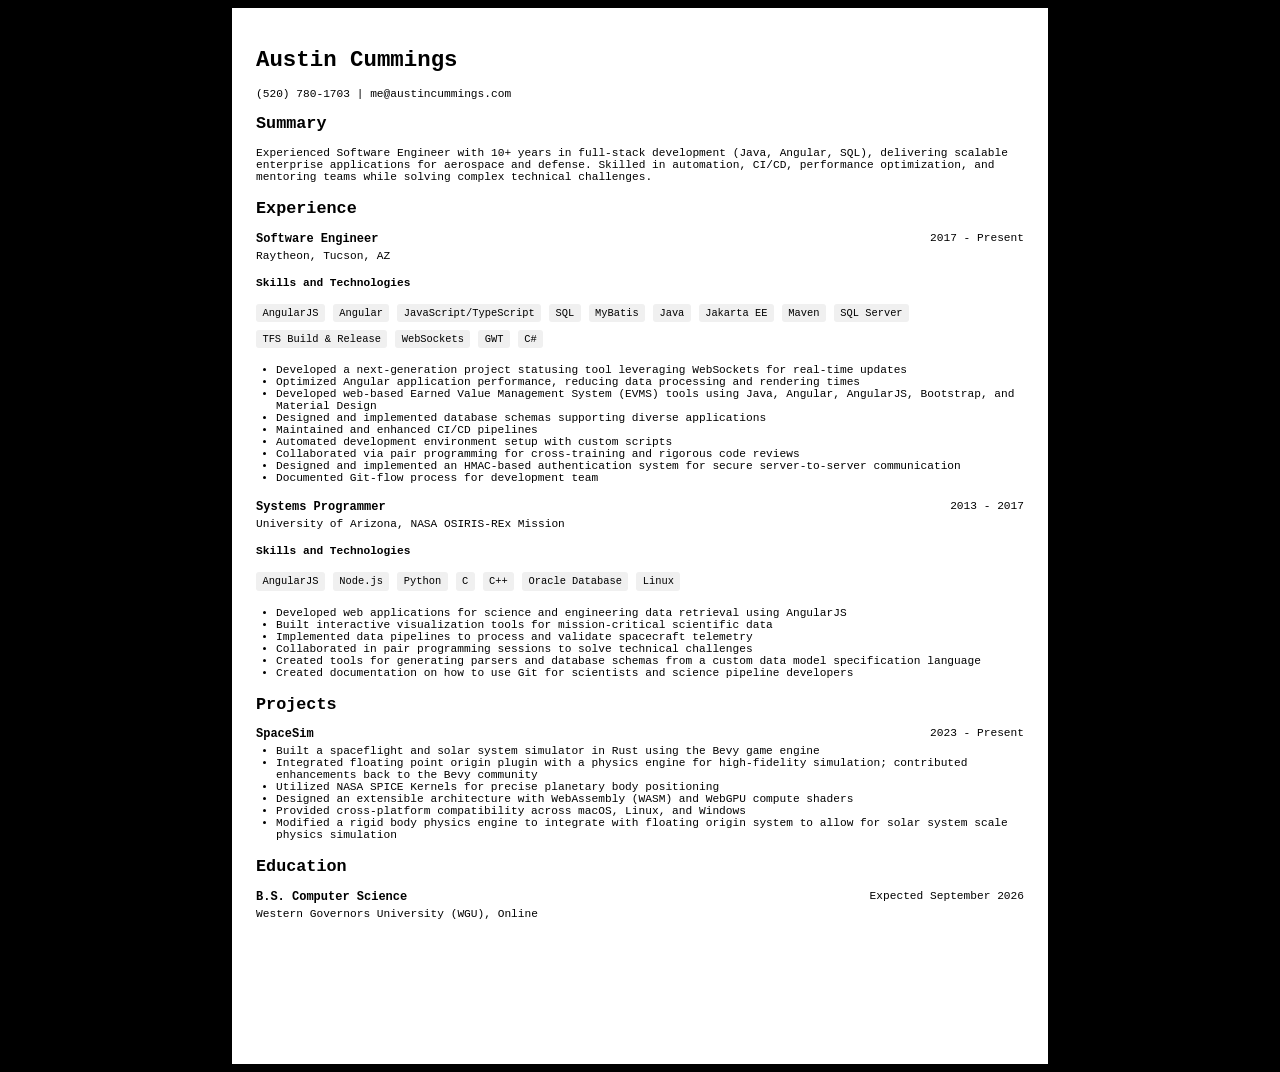
<file: resume.html>
<!doctype html>
<html>
    <head>
        <title>Austin Cummings - Resume</title>

        <style>
            * {
                font-family: "Berkeley Mono", monospace;
            }

            @media screen {
                :root {
                    background-color: black;
                }
            }

            body {
                width: 8.5in;
                height: 11in;
                box-sizing: border-box;
                margin-left: auto;
                margin-right: auto;
                padding: 0.25in;
                background-color: white;
                font-size: 0.7rem;
            }

            @media print {
                :root,
                html {
                    background-color: white !important;
                }

                body {
                    width: 8.5in;
                    height: 11in;
                    box-sizing: border-box;
                    margin-left: auto;
                    margin-right: auto;
                    padding: 0.25in;
                    font-size: 0.7rem;
                }

                .skills-list li {
                    -webkit-print-color-adjust: exact !important;
                    color-adjust: exact !important;
                    print-color-adjust: exact !important;
                    background-color: #f0f0f0 !important;
                }
            }

            a {
                color: black;
                text-decoration: none;
            }

            section {
                margin-bottom: 1rem;
            }

            .job,
            .project,
            .education {
                margin-bottom: 1rem;
            }

            .job-header,
            .project-header,
            .education-header {
                display: flex;
                justify-content: space-between;
                margin-bottom: 0.25rem;
            }

            .job-title,
            .project-title,
            .degree {
                font-weight: bold;
                font-size: 0.75rem;
            }

            ul {
                margin-top: 0.25rem;
                padding-left: 1.25rem;
            }

            li {
                margin-bottom: 0;
            }

            .skills-list,
            .small-skills-list {
                display: flex;
                flex-wrap: wrap;
                gap: 0.5rem;
                list-style-type: none;
                padding-left: 0;
            }

            .small-skills-list {
                font-size: 0.65rem;
            }

            .skills-list li,
            .small-skills-list li {
                background-color: #f0f0f0;
                padding: 0.2rem 0.4rem;
                border-radius: 3px;
            }
        </style>
    </head>
    <body>
        <header>
            <h1>Austin Cummings</h1>
            <p>
                <a href="tel:+15207801703">(520) 780-1703</a> |
                <a href="mailto:me@austincummings.com">me@austincummings.com</a>
            </p>
        </header>
        <main>
            <section>
                <h2>Summary</h2>
                <p>
                    Experienced Software Engineer with 10+ years in full-stack
                    development (Java, Angular, SQL), delivering scalable
                    enterprise applications for aerospace and defense. Skilled
                    in automation, CI/CD, performance optimization, and
                    mentoring teams while solving complex technical challenges.
                </p>
            </section>

            <section>
                <h2>Experience</h2>
                <div class="job">
                    <div class="job-header">
                        <span class="job-title">Software Engineer</span>
                        <span class="job-date">2017 - Present</span>
                    </div>
                    <div class="company-name">Raytheon, Tucson, AZ</div>
                    <section>
                        <h4>Skills and Technologies</h4>
                        <ul class="small-skills-list">
                            <li>AngularJS</li>
                            <li>Angular</li>
                            <li>JavaScript/TypeScript</li>
                            <li>SQL</li>
                            <li>MyBatis</li>
                            <li>Java</li>
                            <li>Jakarta EE</li>
                            <li>Maven</li>
                            <li>SQL Server</li>
                            <li>TFS Build & Release</li>
                            <li>WebSockets</li>
                            <li>GWT</li>
                            <li>C#</li>
                        </ul>
                    </section>
                    <ul>
                        <li>
                            Developed a next-generation project statusing tool
                            leveraging WebSockets for real-time updates
                        </li>
                        <li>
                            Optimized Angular application performance, reducing
                            data processing and rendering times
                        </li>
                        <li>
                            Developed web-based Earned Value Management System
                            (EVMS) tools using Java, Angular, AngularJS,
                            Bootstrap, and Material Design
                        </li>
                        <li>
                            Designed and implemented database schemas supporting
                            diverse applications
                        </li>
                        <li>Maintained and enhanced CI/CD pipelines</li>
                        <li>
                            Automated development environment setup with custom
                            scripts
                        </li>
                        <li>
                            Collaborated via pair programming for cross-training
                            and rigorous code reviews
                        </li>
                        <li>
                            Designed and implemented an HMAC-based
                            authentication system for secure server-to-server
                            communication
                        </li>
                        <li>
                            Documented Git-flow process for development team
                        </li>
                    </ul>
                </div>

                <div class="job">
                    <div class="job-header">
                        <span class="job-title">Systems Programmer</span>
                        <span class="job-date">2013 - 2017</span>
                    </div>
                    <div class="company-name">
                        University of Arizona, NASA OSIRIS-REx Mission
                    </div>
                    <section>
                        <h4>Skills and Technologies</h4>
                        <ul class="small-skills-list">
                            <li>AngularJS</li>
                            <li>Node.js</li>
                            <li>Python</li>
                            <li>C</li>
                            <li>C++</li>
                            <li>Oracle Database</li>
                            <li>Linux</li>
                        </ul>
                    </section>
                    <ul>
                        <li>
                            Developed web applications for science and
                            engineering data retrieval using AngularJS
                        </li>
                        <li>
                            Built interactive visualization tools for
                            mission-critical scientific data
                        </li>
                        <li>
                            Implemented data pipelines to process and validate
                            spacecraft telemetry
                        </li>
                        <li>
                            Collaborated in pair programming sessions to solve
                            technical challenges
                        </li>
                        <li>
                            Created tools for generating parsers and database
                            schemas from a custom data model specification
                            language
                        </li>
                        <li>
                            Created documentation on how to use Git for
                            scientists and science pipeline developers
                        </li>
                    </ul>
                </div>
            </section>

            <section>
                <h2>Projects</h2>
                <div class="project">
                    <div class="project-header">
                        <span class="project-title">SpaceSim</span>
                        <span class="project-date">2023 - Present</span>
                    </div>
                    <ul>
                        <li>
                            Built a spaceflight and solar system simulator in
                            Rust using the Bevy game engine
                        </li>
                        <li>
                            Integrated floating point origin plugin with a
                            physics engine for high-fidelity simulation;
                            contributed enhancements back to the Bevy community
                        </li>
                        <li>
                            Utilized NASA SPICE Kernels for precise planetary
                            body positioning
                        </li>
                        <li>
                            Designed an extensible architecture with WebAssembly
                            (WASM) and WebGPU compute shaders
                        </li>
                        <li>
                            Provided cross-platform compatibility across macOS,
                            Linux, and Windows
                        </li>
                        <li>
                            Modified a rigid body physics engine to integrate
                            with floating origin system to allow for solar
                            system scale physics simulation
                        </li>
                    </ul>
                </div>
            </section>

            <section>
                <h2>Education</h2>
                <div class="education">
                    <div class="education-header">
                        <span class="degree">B.S. Computer Science</span>
                        <span class="graduation-date">
                            Expected September 2026
                        </span>
                    </div>
                    <div class="university">
                        Western Governors University (WGU), Online
                    </div>
                </div>
            </section>
        </main>
    </body>
</html>
</file>
